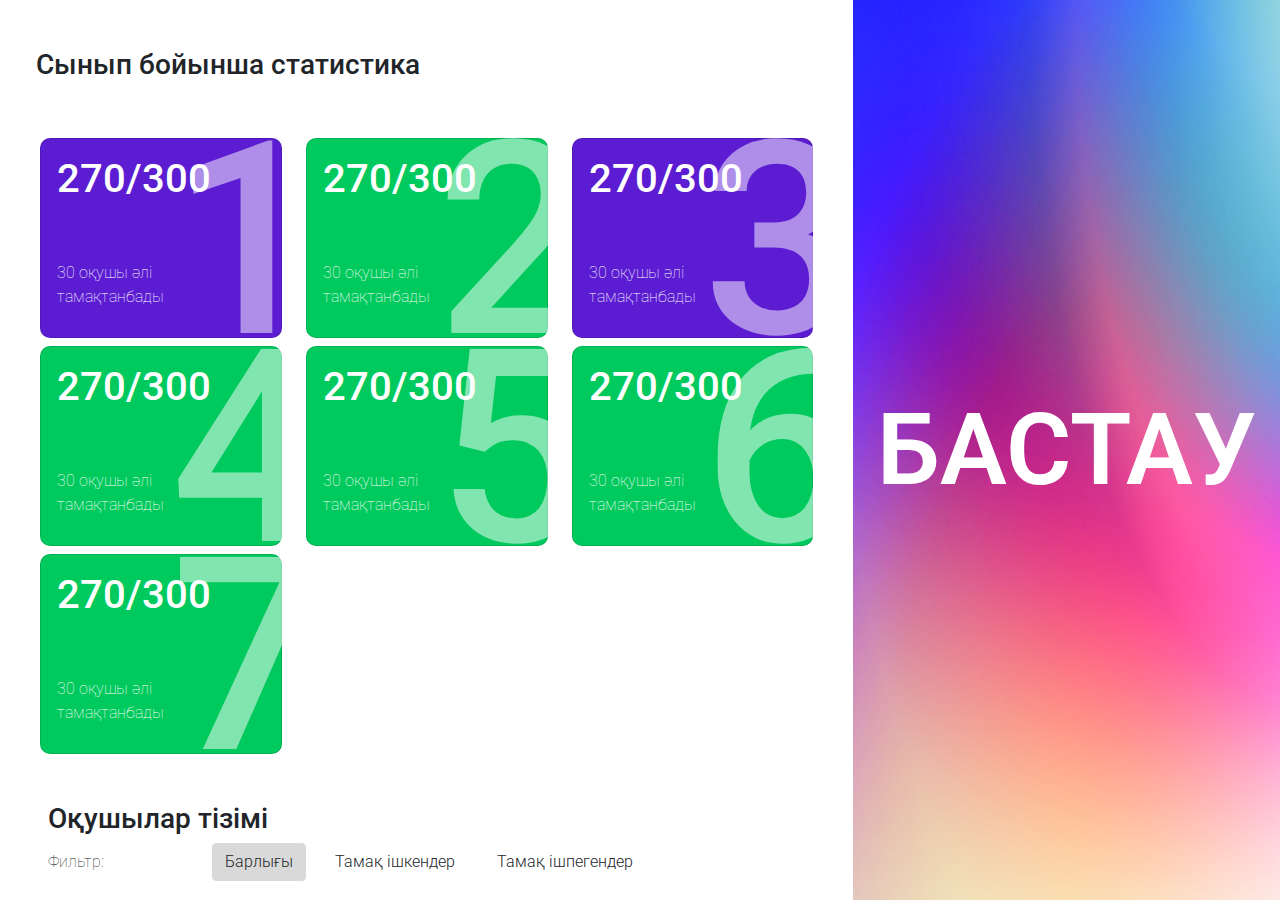
<file: stolovka/index.html>
<!DOCTYPE html>
<html lang="en">
  <head>
    <meta charset="UTF-8" />
    <meta http-equiv="X-UA-Compatible" content="IE=edge" />
    <meta name="viewport" content="width=device-width, initial-scale=1.0" />
    <link rel="stylesheet" href="assets/css/bootstrap.min.css" />
    <link rel="stylesheet" href="assets/main.css" />
    <link
      href="https://fonts.googleapis.com/css2?family=Roboto:wght@100;300;400;500;700&display=swap"
      rel="stylesheet"
    />
    <title>Stolovka</title>
  </head>
  <body>
    <section class="main">
      <div class="container-fluid">
        <div class="row">
          <div class="col-8 main-content">
            <h1 class="title py-5 px-4">Сынып бойынша статистика</h1>
            <div class="row d-flex mx-3 flex-wrap gy-2">
              <div class="col-4">
                <div class="col-12 card failed p-3 position-relative">
                  <h1 class="card-title text-white">270/300</h1>
                  <p class="card-description text-white">
                    30 оқушы әлі тамақтанбады
                  </p>
                  <div class="back-text">1</div>
                </div>
              </div>
              <div class="col-4">
                <div class="col-12 card success p-3 position-relative">
                  <h1 class="card-title text-white">270/300</h1>
                  <p class="card-description text-white">
                    30 оқушы әлі тамақтанбады
                  </p>
                  <div class="back-text">2</div>
                </div>
              </div>
              <div class="col-4">
                <div class="col-12 card failed p-3 position-relative">
                  <h1 class="card-title text-white">270/300</h1>
                  <p class="card-description text-white">
                    30 оқушы әлі тамақтанбады
                  </p>
                  <div class="back-text">3</div>
                </div>
              </div>
              <div class="col-4">
                <div class="col-12 card success p-3 position-relative">
                  <h1 class="card-title text-white">270/300</h1>
                  <p class="card-description text-white">
                    30 оқушы әлі тамақтанбады
                  </p>
                  <div class="back-text">4</div>
                </div>
              </div>
              <div class="col-4">
                <div class="col-12 card success p-3 position-relative">
                  <h1 class="card-title text-white">270/300</h1>
                  <p class="card-description text-white">
                    30 оқушы әлі тамақтанбады
                  </p>
                  <div class="back-text">5</div>
                </div>
              </div>
              <div class="col-4">
                <div class="col-12 card success p-3 position-relative">
                  <h1 class="card-title text-white">270/300</h1>
                  <p class="card-description text-white">
                    30 оқушы әлі тамақтанбады
                  </p>
                  <div class="back-text">6</div>
                </div>
              </div>
              <div class="col-4">
                <div class="col-12 card success p-3 position-relative">
                  <h1 class="card-title text-white">270/300</h1>
                  <p class="card-description text-white">
                    30 оқушы әлі тамақтанбады
                  </p>
                  <div class="back-text">7</div>
                </div>
              </div>
            </div>
            <div class="row pt-5">
              <div class="col-11 mx-auto">
                <h1 class="title">Оқушылар тізімі</h1>
                <div class="head d-flex align-items-center">
                  <p class="m-0 filter">Фильтр:</p>
                  <button class="btn filterBtn active mx-2">Барлығы</button>
                  <button class="btn filterBtn mx-2">Тамақ ішкендер</button>
                  <button class="btn filterBtn mx-2">Тамақ ішпегендер</button>
                </div>
                <table class="table mt-4 table-borderless">
                  <thead>
                    <tr>
                      <th scope="col">#</th>
                      <th scope="col">ФИО</th>
                      <th scope="col">Класс</th>
                      <th scope="col">Тамақ ішу/ішпеуі</th>
                    </tr>
                  </thead>
                  <tbody>
                    <tr>
                      <th scope="row">1</th>
                      <td>Абилов Олжас</td>
                      <td>5 А</td>
                      <td>
                        <input type="checkbox" checked />
                      </td>
                    </tr>
                    <tr>
                      <th scope="row">1</th>
                      <td>Абилов Олжас</td>
                      <td>5 А</td>
                      <td>
                        <input type="checkbox" checked />
                      </td>
                    </tr>
                    <tr>
                      <th scope="row">1</th>
                      <td>Абилов Олжас</td>
                      <td>5 А</td>
                      <td>
                        <input type="checkbox" checked />
                      </td>
                    </tr>
                    <tr>
                      <th scope="row">1</th>
                      <td>Абилов Олжас</td>
                      <td>5 А</td>
                      <td>
                        <input type="checkbox" checked />
                      </td>
                    </tr>
                    <tr>
                      <th scope="row">1</th>
                      <td>Абилов Олжас</td>
                      <td>5 А</td>
                      <td>
                        <input type="checkbox" checked />
                      </td>
                    </tr>
                    <tr>
                      <th scope="row">1</th>
                      <td>Абилов Олжас</td>
                      <td>5 А</td>
                      <td>
                        <input type="checkbox" checked />
                      </td>
                    </tr>
                    <tr>
                      <th scope="row">1</th>
                      <td>Абилов Олжас</td>
                      <td>5 А</td>
                      <td>
                        <input type="checkbox" checked />
                      </td>
                    </tr>
                  </tbody>
                </table>

                <nav aria-label="Page navigation example">
                  <ul class="pagination">
                    <li class="page-item">
                      <a class="page-link" href="#"
                        ><img src="assets/images/prev.svg" alt=""
                      /></a>
                    </li>
                    <li class="page-item">
                      <a class="page-link" href="#">1</a>
                    </li>
                    <li class="page-item">
                      <a class="page-link" href="#">2</a>
                    </li>
                    <li class="page-item">
                      <a class="page-link" href="#">3</a>
                    </li>
                    <li class="page-item">
                      <a class="page-link" href="#"
                        ><img src="assets/images/next.svg" alt=""
                      /></a>
                    </li>
                  </ul>
                </nav>
              </div>
            </div>
          </div>
          <a href="/postavka.html" class="col-4 button text-white text-center"
            ><button class="button1">БАСТАУ</button>
          </a>
        </div>
      </div>
    </section>
    <script src="assets/js/bootstrap.bundle.min.js"></script>
  </body>
</html>
</file>
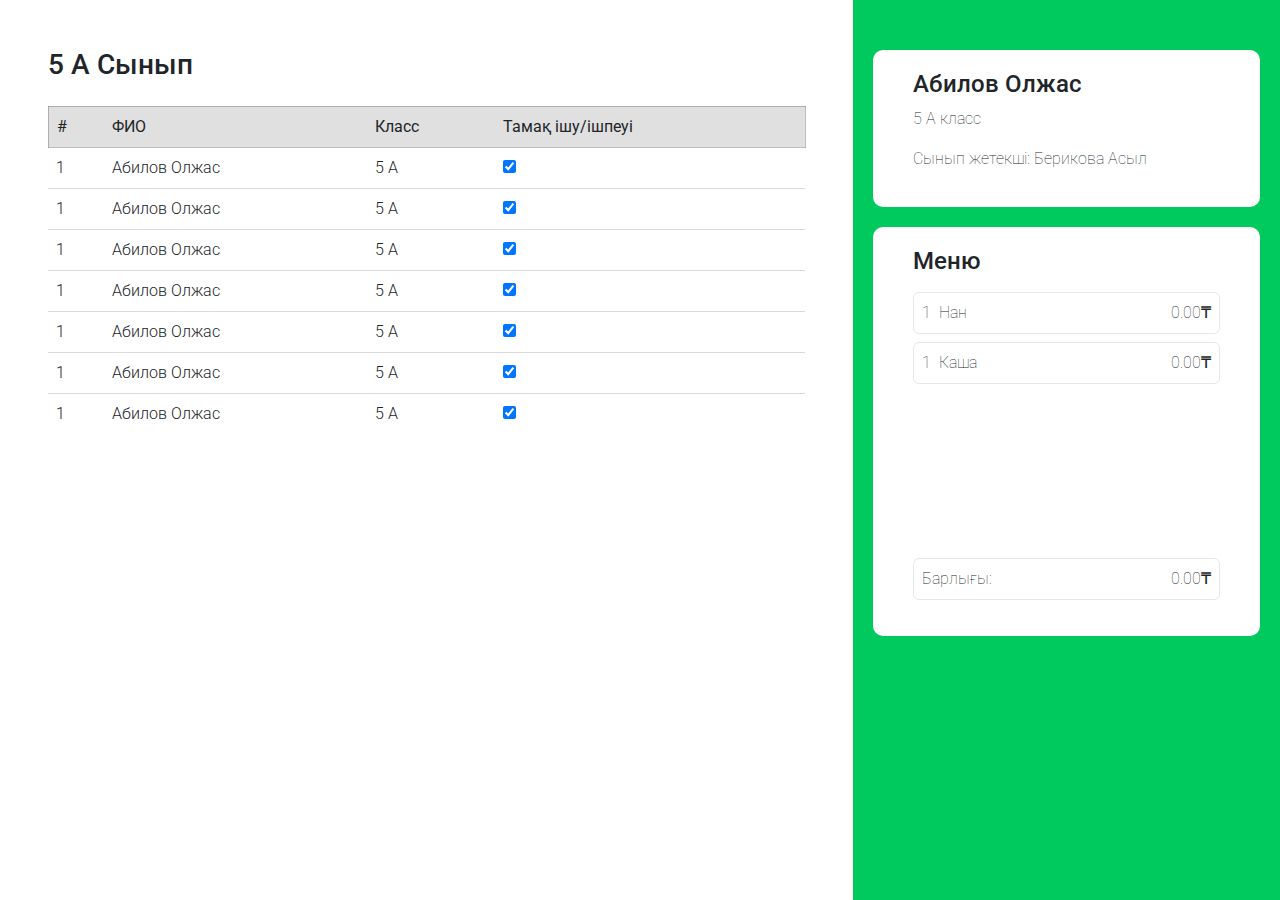
<file: stolovka/client.html>
<!DOCTYPE html>
<html lang="en">
  <head>
    <meta charset="UTF-8" />
    <meta http-equiv="X-UA-Compatible" content="IE=edge" />
    <meta name="viewport" content="width=device-width, initial-scale=1.0" />
    <link rel="stylesheet" href="assets/css/bootstrap.min.css" />
    <link rel="stylesheet" href="assets/main.css" />
    <link
      href="https://fonts.googleapis.com/css2?family=Roboto:wght@100;300;400;500;700&display=swap"
      rel="stylesheet"
    />
    <title>Stolovka</title>
  </head>
  <body>
    <section class="main">
      <div class="container-fluid">
        <div class="row">
          <div class="col-8 main-content">
            <div class="row pt-5">
              <div class="col-11 mx-auto">
                <h1 class="title">5 А Сынып</h1>
                <table class="table mt-4 table-borderless">
                  <thead>
                    <tr>
                      <th scope="col">#</th>
                      <th scope="col">ФИО</th>
                      <th scope="col">Класс</th>
                      <th scope="col">Тамақ ішу/ішпеуі</th>
                    </tr>
                  </thead>
                  <tbody>
                    <tr>
                      <th scope="row">1</th>
                      <td>Абилов Олжас</td>
                      <td>5 А</td>
                      <td>
                        <input type="checkbox" checked />
                      </td>
                    </tr>
                    <tr>
                      <th scope="row">1</th>
                      <td>Абилов Олжас</td>
                      <td>5 А</td>
                      <td>
                        <input type="checkbox" checked />
                      </td>
                    </tr>
                    <tr>
                      <th scope="row">1</th>
                      <td>Абилов Олжас</td>
                      <td>5 А</td>
                      <td>
                        <input type="checkbox" checked />
                      </td>
                    </tr>
                    <tr>
                      <th scope="row">1</th>
                      <td>Абилов Олжас</td>
                      <td>5 А</td>
                      <td>
                        <input type="checkbox" checked />
                      </td>
                    </tr>
                    <tr>
                      <th scope="row">1</th>
                      <td>Абилов Олжас</td>
                      <td>5 А</td>
                      <td>
                        <input type="checkbox" checked />
                      </td>
                    </tr>
                    <tr>
                      <th scope="row">1</th>
                      <td>Абилов Олжас</td>
                      <td>5 А</td>
                      <td>
                        <input type="checkbox" checked />
                      </td>
                    </tr>
                    <tr>
                      <th scope="row">1</th>
                      <td>Абилов Олжас</td>
                      <td>5 А</td>
                      <td>
                        <input type="checkbox" checked />
                      </td>
                    </tr>
                  </tbody>
                </table>
              </div>
            </div>
          </div>
          <div class="col-4 about">
            <div class="block-about-person mx-2">
              <h4 class="block-title">Абилов Олжас</h4>
              <p class="group">5 А класс</p>
              <p class="curator">Сынып жетекші: Берикова Асыл</p>
            </div>
            <div class="block-menu mx-2">
              <h4 class="block-title">Меню</h4>
              <ul class="menu-list">
                <li
                  class="d-flex justify-content-between align-items-center p-2 my-2"
                >
                  <div class="d-flex align-items-center">
                    <p class="m-0">1</p>
                    <p class="m-0 px-2">Нан</p>
                  </div>
                  <p class="m-0">0.00₸</p>
                </li>
                <li
                  class="d-flex justify-content-between align-items-center p-2 my-2"
                >
                  <div class="d-flex align-items-center">
                    <p class="m-0">1</p>
                    <p class="m-0 px-2">Каша</p>
                  </div>
                  <p class="m-0">0.00₸</p>
                </li>
              </ul>
              <ul class="price">
                <li
                  class="d-flex justify-content-between align-items-center p-2 my-2"
                >
                  <div class="d-flex align-items-center">
                    <p class="m-0">Барлығы:</p>
                  </div>
                  <p class="m-0">0.00₸</p>
                </li>
              </ul>
            </div>
          </div>
        </div>
      </div>
    </section>
    <script src="assets/js/bootstrap.bundle.min.js"></script>
  </body>
</html>
</file>
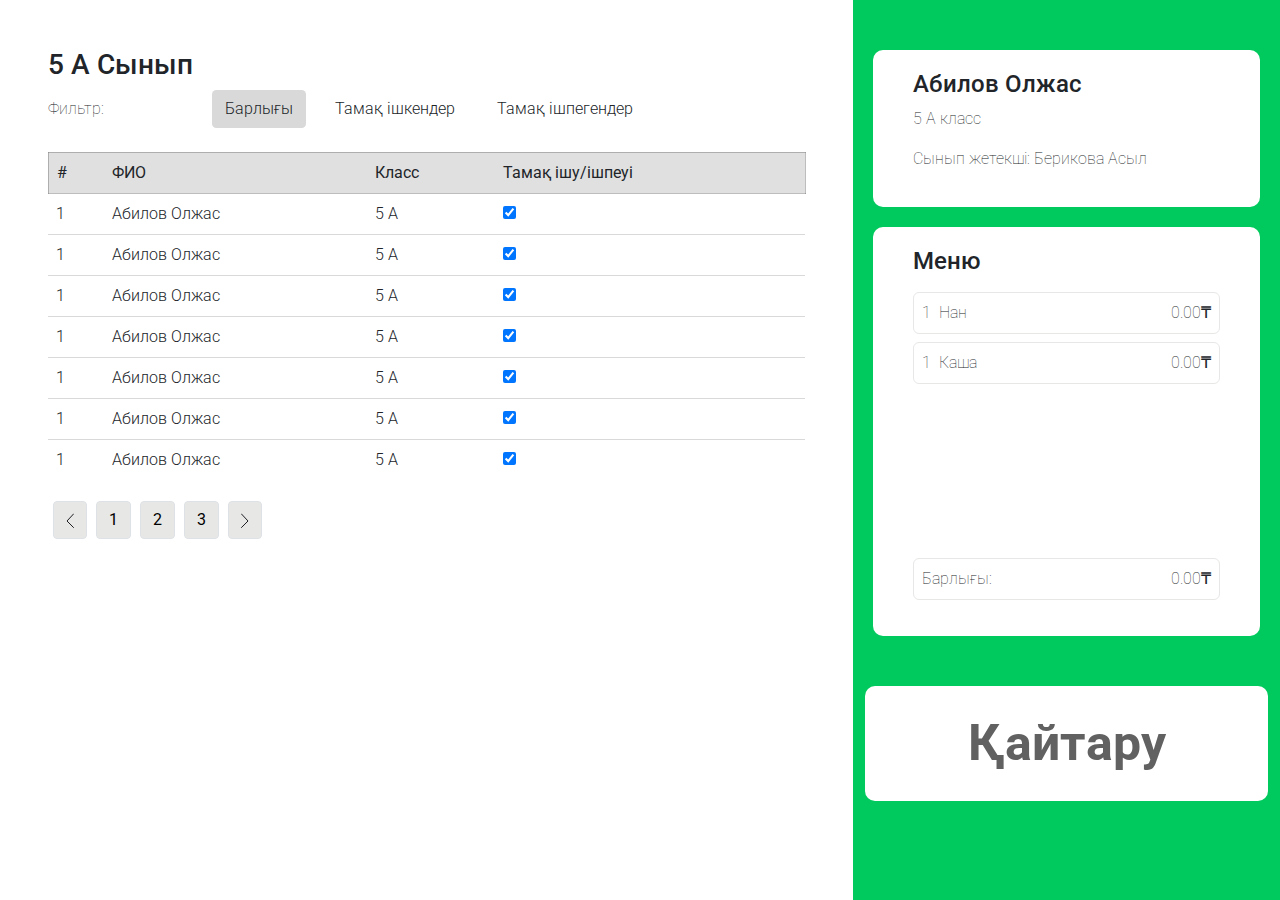
<file: stolovka/postavka.html>
<!DOCTYPE html>
<html lang="en">
  <head>
    <meta charset="UTF-8" />
    <meta http-equiv="X-UA-Compatible" content="IE=edge" />
    <meta name="viewport" content="width=device-width, initial-scale=1.0" />
    <link rel="stylesheet" href="assets/css/bootstrap.min.css" />
    <link rel="stylesheet" href="assets/main.css" />
    <link
      href="https://fonts.googleapis.com/css2?family=Roboto:wght@100;300;400;500;700&display=swap"
      rel="stylesheet"
    />
    <title>Stolovka</title>
  </head>
  <body>
    <section class="main">
      <div class="container-fluid">
        <div class="row">
          <div class="col-8 main-content">
            <div class="row pt-5">
              <div class="col-11 mx-auto">
                <h1 class="title">5 А Сынып</h1>
                <div class="head d-flex align-items-center">
                  <p class="m-0 filter">Фильтр:</p>
                  <button class="btn filterBtn active mx-2">Барлығы</button>
                  <button class="btn filterBtn mx-2">Тамақ ішкендер</button>
                  <button class="btn filterBtn mx-2">Тамақ ішпегендер</button>
                </div>
                <table class="table mt-4 table-borderless">
                  <thead>
                    <tr>
                      <th scope="col">#</th>
                      <th scope="col">ФИО</th>
                      <th scope="col">Класс</th>
                      <th scope="col">Тамақ ішу/ішпеуі</th>
                    </tr>
                  </thead>
                  <tbody>
                    <tr>
                      <th scope="row">1</th>
                      <td>Абилов Олжас</td>
                      <td>5 А</td>
                      <td>
                        <input type="checkbox" checked />
                      </td>
                    </tr>
                    <tr>
                      <th scope="row">1</th>
                      <td>Абилов Олжас</td>
                      <td>5 А</td>
                      <td>
                        <input type="checkbox" checked />
                      </td>
                    </tr>
                    <tr>
                      <th scope="row">1</th>
                      <td>Абилов Олжас</td>
                      <td>5 А</td>
                      <td>
                        <input type="checkbox" checked />
                      </td>
                    </tr>
                    <tr>
                      <th scope="row">1</th>
                      <td>Абилов Олжас</td>
                      <td>5 А</td>
                      <td>
                        <input type="checkbox" checked />
                      </td>
                    </tr>
                    <tr>
                      <th scope="row">1</th>
                      <td>Абилов Олжас</td>
                      <td>5 А</td>
                      <td>
                        <input type="checkbox" checked />
                      </td>
                    </tr>
                    <tr>
                      <th scope="row">1</th>
                      <td>Абилов Олжас</td>
                      <td>5 А</td>
                      <td>
                        <input type="checkbox" checked />
                      </td>
                    </tr>
                    <tr>
                      <th scope="row">1</th>
                      <td>Абилов Олжас</td>
                      <td>5 А</td>
                      <td>
                        <input type="checkbox" checked />
                      </td>
                    </tr>
                  </tbody>
                </table>

                <nav aria-label="Page navigation example">
                  <ul class="pagination">
                    <li class="page-item">
                      <a class="page-link" href="#"
                        ><img src="assets/images/prev.svg" alt=""
                      /></a>
                    </li>
                    <li class="page-item">
                      <a class="page-link" href="#">1</a>
                    </li>
                    <li class="page-item">
                      <a class="page-link" href="#">2</a>
                    </li>
                    <li class="page-item">
                      <a class="page-link" href="#">3</a>
                    </li>
                    <li class="page-item">
                      <a class="page-link" href="#"
                        ><img src="assets/images/next.svg" alt=""
                      /></a>
                    </li>
                  </ul>
                </nav>
              </div>
            </div>
          </div>
          <div class="col-4 about">
            <div class="block-about-person mx-2">
              <h4 class="block-title">Абилов Олжас</h4>
              <p class="group">5 А класс</p>
              <p class="curator">Сынып жетекші: Берикова Асыл</p>
            </div>
            <div class="block-menu mx-2">
              <h4 class="block-title">Меню</h4>
              <ul class="menu-list">
                <li
                  class="d-flex justify-content-between align-items-center p-2 my-2"
                >
                  <div class="d-flex align-items-center">
                    <p class="m-0">1</p>
                    <p class="m-0 px-2">Нан</p>
                  </div>
                  <p class="m-0">0.00₸</p>
                </li>
                <li
                  class="d-flex justify-content-between align-items-center p-2 my-2"
                >
                  <div class="d-flex align-items-center">
                    <p class="m-0">1</p>
                    <p class="m-0 px-2">Каша</p>
                  </div>
                  <p class="m-0">0.00₸</p>
                </li>
              </ul>
              <ul class="price">
                <li
                  class="d-flex justify-content-between align-items-center p-2 my-2"
                >
                  <div class="d-flex align-items-center">
                    <p class="m-0">Барлығы:</p>
                  </div>
                  <p class="m-0">0.00₸</p>
                </li>
              </ul>
            </div>

            <button class="w-100 btnСancel fw-bold">Қайтару</button>
          </div>
        </div>
      </div>
    </section>
    <script src="assets/js/bootstrap.bundle.min.js"></script>
  </body>
</html>
</file>
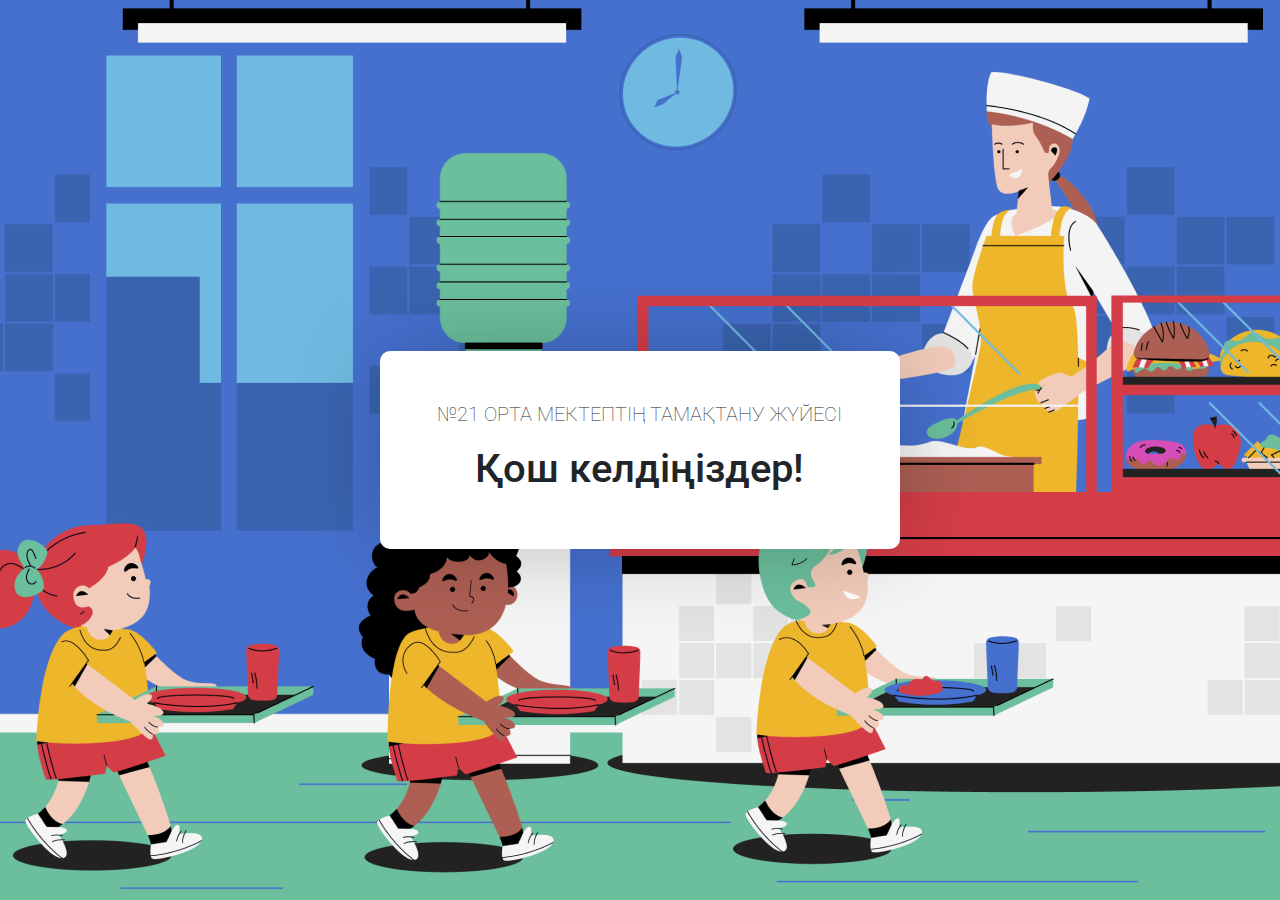
<file: stolovka/window.html>
<!DOCTYPE html>
<html lang="en">
  <head>
    <meta charset="UTF-8" />
    <meta http-equiv="X-UA-Compatible" content="IE=edge" />
    <meta name="viewport" content="width=device-width, initial-scale=1.0" />
    <link rel="stylesheet" href="assets/css/bootstrap.min.css" />
    <link rel="stylesheet" href="assets/main.css" />
    <link
      href="https://fonts.googleapis.com/css2?family=Roboto:wght@100;300;400;500;700&display=swap"
      rel="stylesheet"
    />
    <title>Stolovka</title>
  </head>
  <body>
    <section class="main-walpaper">
      <div
        class="row walpaper d-flex justify-content-center align-items-center"
      >
        <div class="col-5">
          <div class="splash-screen p-5 text-center">
            <p class="screen-title">№21 ОРТА МЕКТЕПТІҢ ТАМАҚТАНУ ЖҮЙЕСІ</p>
            <h1 class="welcome">Қош келдіңіздер!</h1>
          </div>
        </div>
      </div>
    </section>
    <script src="assets/js/bootstrap.bundle.min.js"></script>
  </body>
</html>
</file>
<file: stolovka/assets/main.css>
@charset "UTF-8";
*,
*::before,
*::after {
  box-sizing: border-box;
}

body {
  font-family: "Roboto", sans-serif;
}

.success {
  background: #00ca5d;
}

.active {
  background: #d9d9d9;
}

.failed {
  background: #5c1dd2;
}

a {
  text-decoration: none;
}

ul {
  padding: 0;
}
ul li {
  list-style: none;
}

p {
  font-weight: 100;
}

.page-link {
  background: #e7e7e6;
  border-radius: 4px;
  color: black;
}

.main .main-content {
  height: 100vh;
  overflow: auto;
}
.main .title {
  font-weight: 500px;
  font-size: 28px;
}
.main .button {
  background: url(./images/Rectangle\ 6527.png) no-repeat center;
  background-size: cover;
  height: 100vh;
}
.main .button1 {
  background: url(./images/Rectangle\ 6527.png) no-repeat center;
  background-size: cover;
  width: 100%;
  height: 100vh;
  border: none;
  font-weight: 600;
  font-size: 100px;
  color: white;
}
@media (max-width: 1024px) {
  .main .button1 {
    font-size: 80px;
  }
}
.main .card {
  height: 200px;
  border-radius: 10px;
}
.main .card .back-text {
  font-weight: 500;
  font-size: 270px;
  position: absolute;
  color: rgba(255, 255, 255, 0.5);
  top: -100px;
  left: 130px;
  overflow: hidden;
}
.main .card .card-description {
  max-width: 120px;
  font-size: 16px;
  padding-top: 50px;
}
@media (max-width: 1024px) {
  .main .card {
    height: 180px;
  }
  .main .card .back-text {
    font-weight: 500;
    font-size: 240px;
    position: absolute;
    color: rgba(255, 255, 255, 0.5);
    top: -80px;
    left: 60px;
  }
}
.main table {
  border-collapse: collapse;
  border-spacing: 0 15px;
}
.main table thead tr {
  padding-top: 5px;
  border: 1px solid rgba(124, 124, 124, 0.5);
  background: #e0e0e0;
  border-radius: 6px;
}
.main table thead tr th {
  font-weight: normal;
}
.main table tbody tr {
  border-top: 1px solid #d9d9d9;
  padding: 5px;
}
.main table tbody tr th {
  font-weight: 300;
}
.main table tbody tr td {
  font-weight: 300;
}
.main .table > :not(:last-child) > :last-child > * {
  border-bottom-color: rgba(124, 124, 124, 0.5);
}
.main .filter {
  padding-right: 100px;
}
.main .filterBtn {
  font-weight: 300;
  border-radius: 4.32px;
}
.main nav ul li {
  padding: 5px;
}
.main .about {
  height: 100vh;
  background: #00ca5d;
}
.main .about .block-about-person {
  margin-top: 50px;
  background: #ffffff;
  border-radius: 10px;
  padding: 20px 40px;
}
.main .about .block-menu {
  min-height: 400px;
  margin-top: 20px;
  background: #ffffff;
  border-radius: 10px;
  padding: 20px 40px;
}
.main .about .block-menu ul li {
  border: 1px solid #e7e7e6;
  border-radius: 6px;
  box-shadow: none;
}
.main .about .block-menu .menu-list {
  height: 200px;
  overflow: auto;
}
.main .about .block-menu .price {
  padding-top: 50px;
}
.main .about .btnСancel {
  margin-top: 50px;
  background: #ffffff;
  border: none;
  border-radius: 10px;
  font-size: 50px;
  padding: 20px 40px;
  color: #616161;
}

.main-walpaper {
  background: url(./images/30116760_7627931\ 1.png) no-repeat center;
  width: 100%;
  height: 100vh;
}
.main-walpaper .walpaper {
  height: 100vh;
}
.main-walpaper .splash-screen {
  box-shadow: 0px 0px 90px -6px rgba(0, 0, 0, 0.25);
  background: #ffffff;
  border-radius: 10px;
}
.main-walpaper .splash-screen .screen-title {
  font-size: 20px;
}/*# sourceMappingURL=main.css.map */
</file>
